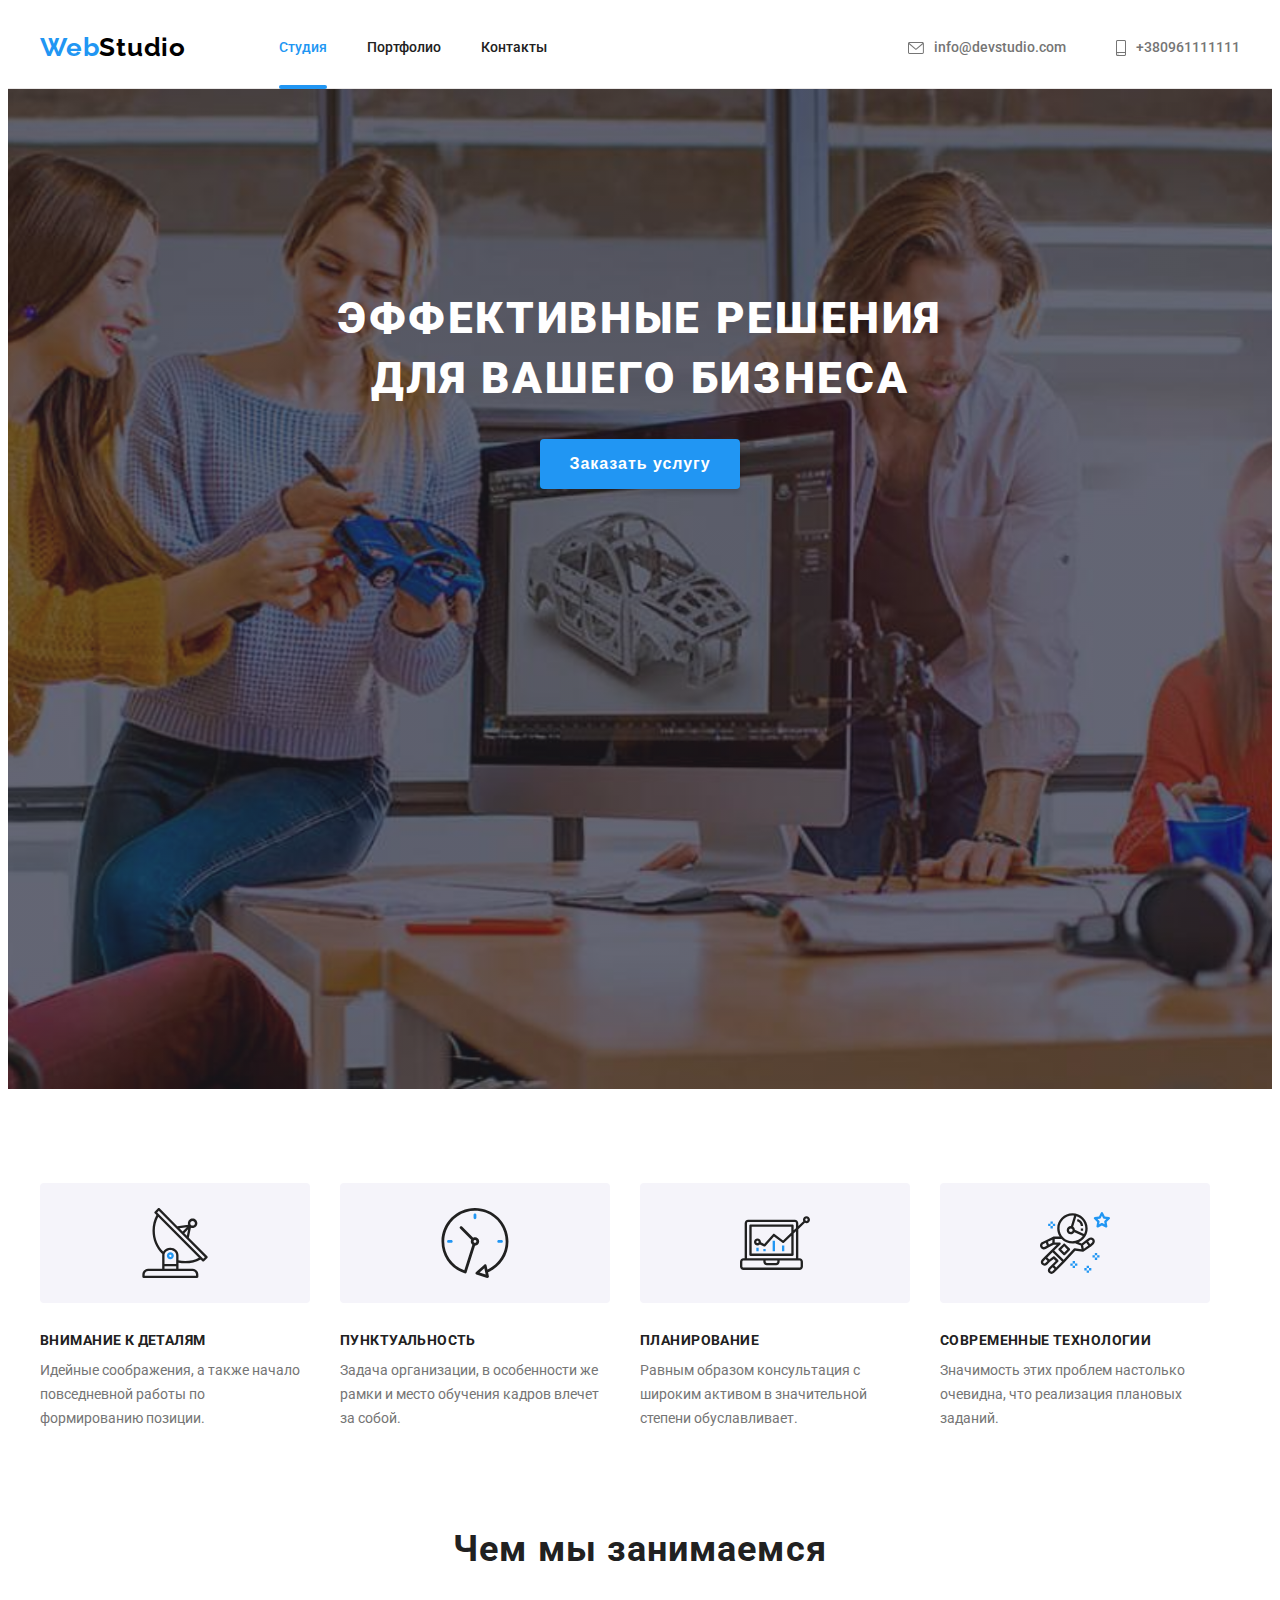
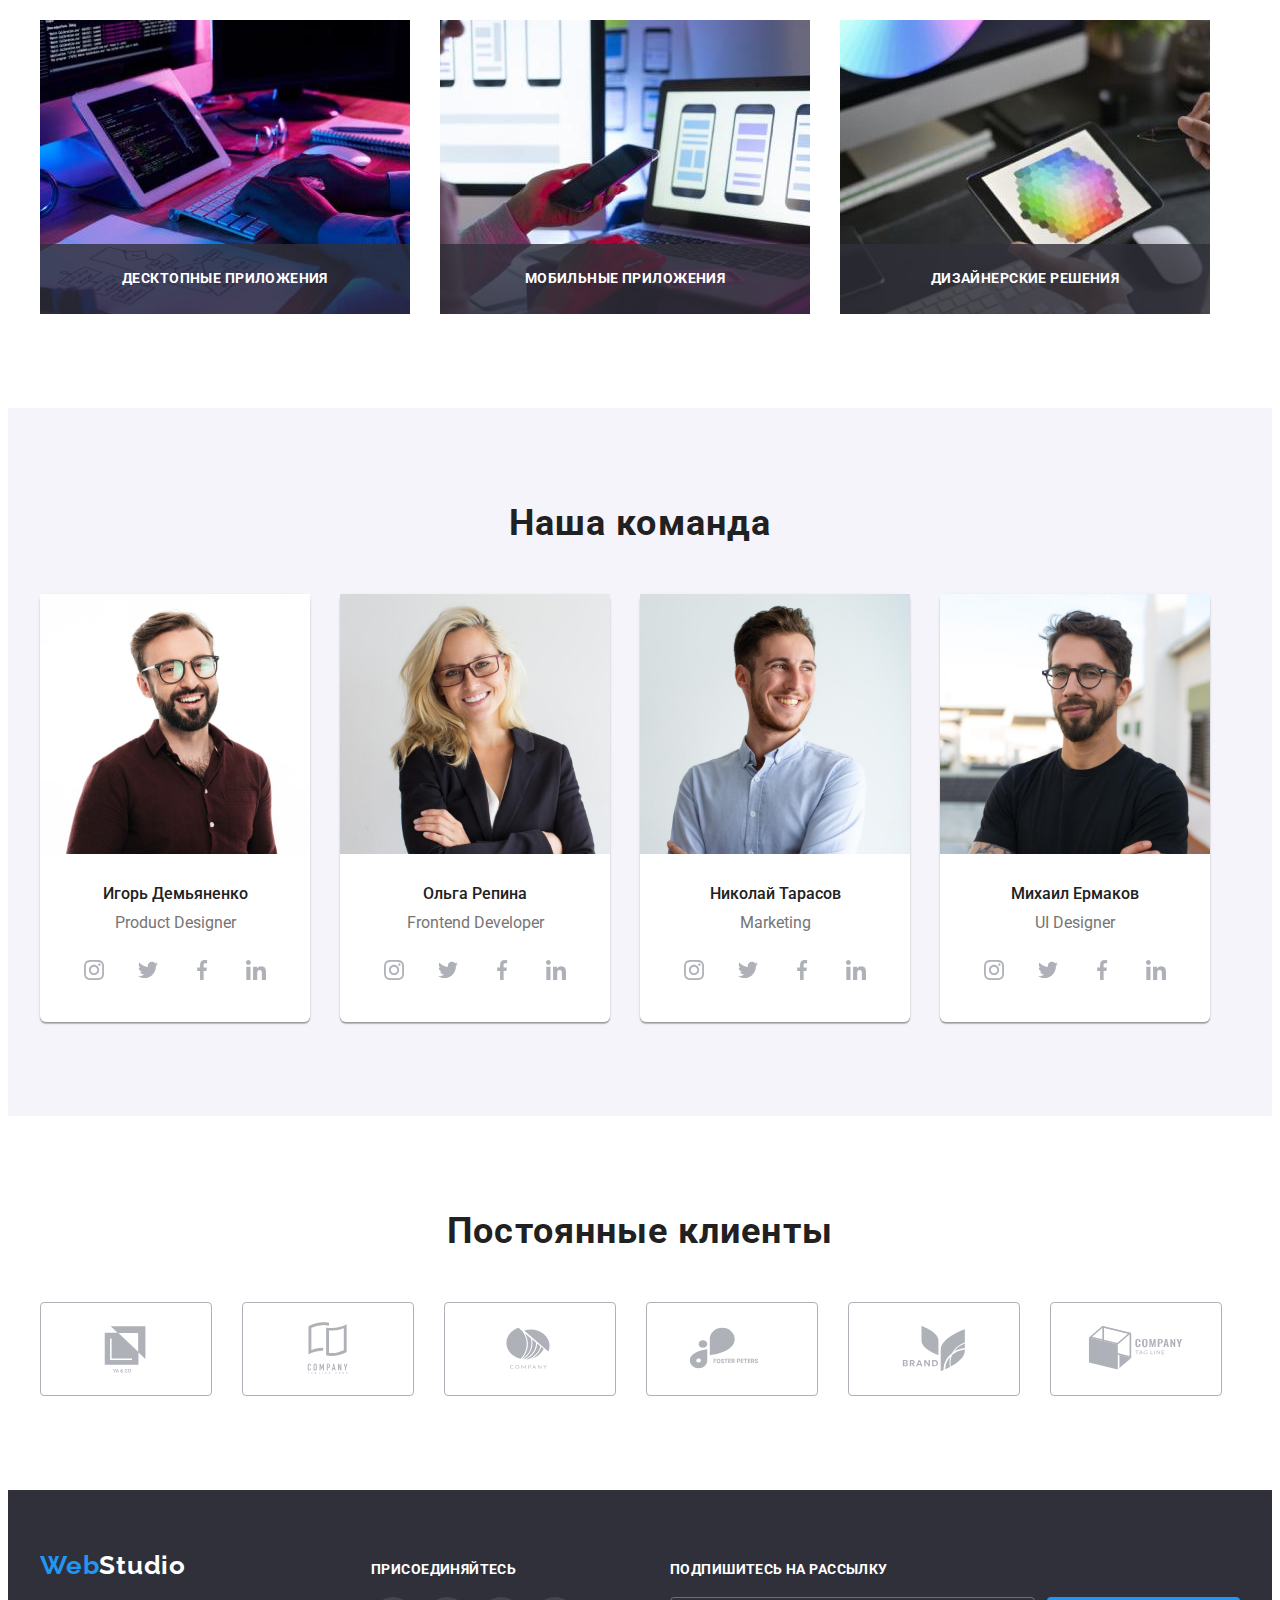
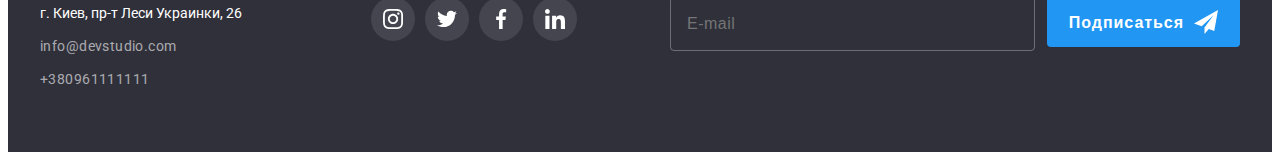
<file: index.html>
<!DOCTYPE html>
<html lang="ru">

<head>
    <meta charset="UTF-8">
    <meta http-equiv="X-UA-Compatible" content="IE=edge">
    <meta name="viewport" content="width=device-width, initial-scale=1.0">
    <title>Document</title>

    <link rel="stylesheet" href="https://cdnjs.cloudflare.com/ajax/libs/modern-normalize/1.1.0/modern-normalize.min.css"
    integrity="sha512-wpPYUAdjBVSE4KJnH1VR1HeZfpl1ub8YT/NKx4PuQ5NmX2tKuGu6U/JRp5y+Y8XG2tV+wKQpNHVUX03MfMFn9Q=="
    crossorigin="anonymous" referrerpolicy="no-referrer" />
    
    <link rel="preconnect" href="https://fonts.googleapis.com">
    <link rel="preconnect" href="https://fonts.gstatic.com" crossorigin>
    <link href="https://fonts.googleapis.com/css2?family=Raleway:wght@700&family=Roboto:wght@400;500;700;900&display=swap"
        rel="stylesheet">
    <link rel="stylesheet" href="./css/main.css">
    
</head>

<body>

    <!-- HEADER -->

    <header class="header">
        <div class="header__container">
                <nav class="navigation">
                    <a href="/" class="logo">Web<span class="logo__dark">Studio</span></a>

                    <ul class="site-nav">
                        <li class="site-nav__item"><a class="site-nav__link site-nav__link--current" href="./index.html">Студия</a></li>
                        <li class="site-nav__item"><a class="site-nav__link" href="./portfolio.html">Портфолио</a></li>
                        <li class="site-nav__item"><a class="site-nav__link" href="#contacts">Контакты</a></li>
                    </ul>
                </nav>
                <ul class="auth-nav">
                    <li class="auth-nav__item"><a class="auth-nav__link" href="mailto:info@devstudio.com">
                        <svg class="auth-nav__icon" width="16" height="12">
                            <use href="./images/icons.svg#icon-header-envelope"></use>
                        </svg>info@devstudio.com</a></li>
                    <li class="auth-nav__item"><a class="auth-nav__link" href="tel:+380961111111">
                        <svg class="auth-nav__icon" width="10" height="16">
                            <use href="./images/icons.svg#icon-header-smartphone"></use>
                        </svg>+380961111111</a></li>
                </ul>
            </div>
        </header>
        
        <!-- HERO SECTION -->

        <main>
            <section class="hero">
                <div class="container">
                    <h1 class="hero__title">Эффективные решения <br>для вашего бизнеса</h1>
                    <button class="hero__button" type="button" data-modal-open>Заказать услугу</button>
                </div>
            </section>

        <!-- REASONS SECTION -->   

            <section class="section">
                <div class="container">
                    <h2 class="visually-hidden">Наши достоинства</h2>
                    <ul class="reasons">
                        <li class="reasons__item">
                            <div class="reasons__box">
                            <svg class="reasons__icon">
                                <use href="./images/icons.svg#icon-reasons-antenna"></use>
                            </svg>
                            </div>
                            <h3 class="reasons__title">Внимание к деталям</h3>
                            <p class="reasons__text">Идейные соображения, а также начало повседневной работы по формированию позиции.</p>
                        </li>
                        <li class="reasons__item">
                            <div class="reasons__box">
                                <svg class="reasons__icon">
                                    <use href="./images/icons.svg#icon-reasons-clock"></use>
                                </svg>
                            </div>
                            <h3 class="reasons__title">Пунктуальность</h3>
                            <p class="reasons__text">Задача организации, в особенности же рамки и место обучения кадров влечет за собой.</p>
                        </li>
                        <li class="reasons__item">
                            <div class="reasons__box">
                                <svg class="reasons__icon">
                                    <use href="./images/icons.svg#icon-reasons-diagram"></use>
                                </svg>
                            </div>
                            <h3 class="reasons__title">Планирование</h3>
                            <p class="reasons__text">Равным образом консультация с широким активом в значительной степени обуславливает.</p>
                        </li>
                        <li class="reasons__item">
                            <div class="reasons__box">
                                <svg class="reasons__icon">
                                    <use href="./images/icons.svg#icon-reasons-astronaut"></use>
                                </svg>
                            </div>
                            <h3 class="reasons__title">Современные технологии</h3>
                            <p class="reasons__text">Значимость этих проблем настолько очевидна, что реализация плановых заданий.</p>
                        </li>
                    </ul>
                </div>
            </section>

            <!-- SPECIFIC SECTION -->

            <section class="section section--no-padding-top">
                <div class="container">
                    <h2 class="section__title">Чем мы занимаемся</h2>
                    <ul class="specific">
                        <li class="specific__item">
                            <div class="specific__thumb">
                                <img src="./images/box1.jpg" width="370" alt="человек печатает на клавиатуре">
                                <div class="specific__action">
                                    <h3 class="specific__action-title">Десктопные приложения</h3>
                                </div>
                            </div>
                        </li>
                        <li class="specific__item">
                            <div class="specific__thumb">
                                <img src="./images/box2.jpg" width="370" alt="смартфон в руках">
                                <div class="specific__action">
                                    <h3 class="specific__action-title">Мобильные приложения</h3>
                                </div>
                            </div>
                        </li>
                        <li class="specific__item">
                            <div class="specific__thumb">
                                <img src="./images/box3.jpg" width="370" alt="на планшете палитра">
                                <div class="specific__action">
                                    <h3 class="specific__action-title">Дизайнерские решения</h3>
                                </div>
                            </div>
                        </li>
                    </ul>
                </div>
            </section>
            
            <!-- COMAND SECTION -->

            <section class="section section--other-bacground">
                <div class="container">
                    <h2 class="section__title">Наша команда</h2>
                    <ul class="command">
                        <li class="command__item"><img src="./images/img.jpg" width="270" alt="Молодой человек">
                            <div class="command__box">
                                <h3 class="command__name">Игорь Демьяненко</h3>
                                <p class="command__text" lang="en">Product Designer</p>
                                <ul class="social-list">
                                    <li class="social-list__item">
                                        <a href="" class="social-list__link">
                                            <svg class="social-list__icon" width="20" height="20">
                                            <use href="./images/icons.svg#icon-social-instagram"></use>
                                            </svg>
                                        </a>
                                    </li>
                                    <li class="social-list__item">
                                        <a href="" class="social-list__link">
                                        <svg class="social-list__icon" width="20" height="20">
                                            <use href="./images/icons.svg#icon-social--twitter"></use>
                                        </svg>
                                        </a>
                                    </li>
                                    <li class="social-list__item">
                                        <a href="" class="social-list__link">
                                            <svg class="social-list__icon" width="20" height="20">
                                            <use href="./images/icons.svg#icon-social--facebook"></use>
                                            </svg>
                                        </a>
                                    </li>
                                    <li class="social-list__item">
                                        <a href="" class="social-list__link">
                                            <svg class="social-list__icon" width="20" height="20">
                                            <use href="./images/icons.svg#icon-social--linkedin"></use>
                                            </svg>
                                        </a>
                                    </li>
                                </ul>
                            </div>
                        </li>
                        <li class="command__item"><img src=" ./images/img-4.jpg" width="270" alt="Молодая девушка">
                            <div class="command__box">
                                <h3 class="command__name">Ольга Репина</h3>
                                <p class="command__text" lang="en">Frontend Developer</p>
                                <ul class="social-list">
                                    <li class="social-list__item">
                                        <a href="" class="social-list__link">
                                            <svg class="social-list__icon" width="20" height="20">
                                            <use href="./images/icons.svg#icon-social-instagram"></use>
                                            </svg>  
                                        </a>
                                    </li>
                                    <li class="social-list__item">
                                        <a href="" class="social-list__link">
                                            <svg class="social-list__icon" width="20" height="20">
                                            <use href="./images/icons.svg#icon-social--twitter"></use>
                                            </svg>
                                        </a>
                                    </li>
                                    <li class="social-list__item">
                                        <a href="" class="social-list__link">
                                            <svg class="social-list__icon" width="20" height="20">
                                            <use href="./images/icons.svg#icon-social--facebook"></use>
                                            </svg>
                                        </a>
                                    </li>
                                    <li class="social-list__item">
                                        <a href="" class="social-list__link">
                                            <svg class="social-list__icon" width="20" height="20">
                                            <use href="./images/icons.svg#icon-social--linkedin"></use>
                                            </svg>
                                        </a>
                                    </li>
                                </ul>
                            </div>
                        </li>
                        <li class="command__item"><img src="./images/img-2.jpg" width="270" alt="Молодой человек">
                            <div class="command__box">
                                <h3 class="command__name">Николай Тарасов</h3>
                                <p class="command__text" lang="en">Marketing</p>
                                 <ul class="social-list">
                                    <li class="social-list__item">
                                        <a href="" class="social-list__link">
                                        <svg class="social-list__icon" width="20" height="20">
                                        <use href="./images/icons.svg#icon-social-instagram"></use>
                                        </svg>
                                        </a>
                                    </li>
                                    <li class="social-list__item">
                                        <a href="" class="social-list__link">
                                            <svg class="social-list__icon" width="20" height="20">
                                            <use href="./images/icons.svg#icon-social--twitter"></use>
                                            </svg>
                                        </a>
                                    </li>
                                    <li class="social-list__item">
                                        <a href="" class="social-list__link">
                                            <svg class="social-list__icon" width="20" height="20">
                                            <use href="./images/icons.svg#icon-social--facebook"></use>
                                            </svg>
                                        </a>
                                    </li>
                                    <li class="social-list__item">
                                        <a href="" class="social-list__link">
                                            <svg class="social-list__icon" width="20" height="20">
                                            <use href="./images/icons.svg#icon-social--linkedin"></use>
                                            </svg>
                                        </a>
                                    </li>
                                </ul>
                            </div>
                        </li>
                        <li class="command__item"><img src="./images/img-3.jpg" width="270" alt="Молодой человек">
                            <div class="command__box">
                                <h3 class="command__name">Михаил Ермаков</h3>
                                <p class="command__text" lang="en">UI Designer</p>
                                 <ul class="social-list">
                                    <li class="social-list__item">
                                        <a href="" class="social-list__link">
                                            <svg class="social-list__icon" width="20" height="20">
                                            <use href="./images/icons.svg#icon-social-instagram"></use>
                                            </svg>
                                        </a>
                                    </li>
                                    <li class="social-list__item">
                                        <a href="" class="social-list__link">
                                            <svg class="social-list__icon" width="20" height="20">
                                            <use href="./images/icons.svg#icon-social--twitter"></use>
                                            </svg>
                                        </a>
                                    </li>
                                    <li class="social-list__item">
                                        <a href="" class="social-list__link">
                                            <svg class="social-list__icon" width="20" height="20">
                                            <use href="./images/icons.svg#icon-social--facebook"></use>
                                            </svg>
                                        </a></li>
                                    <li class="social-list__item">
                                        <a href="" class="social-list__link">
                                            <svg class="social-list__icon" width="20" height="20">
                                            <use href="./images/icons.svg#icon-social--linkedin"></use>
                                            </svg>
                                        </a>
                                    </li>
                                </ul>
                            </div>
                        </li>
                    </ul>
                </div>
            </section>

            <!-- CUSTOMER SECTION -->

            <section class="section">
                <div class="container">
                    <h2 class="section__title">Постоянные клиенты</h2>
                    <ul class="customer">
                        <li class="customer__item">
                            <a class="customer__link" href="#0" target="_blank" rel="noreferrer noopener">
                                <svg class="customer__icon">
                                    <use href="./images/icons.svg#icon-customer-1"></use>
                                </svg>
                            </a>
                        </li>
                        <li class="customer__item">
                            <a class="customer__link" href="#0" target="_blank" rel="noreferrer noopener">
                                <svg class="customer__icon">
                                    <use href="./images/icons.svg#icon-customer-2"></use>
                                </svg>
                            </a>
                        </li>
                        <li class="customer__item">
                            <a class="customer__link" href="#0" target="_blank" rel="noreferrer noopener">
                                <svg class="customer__icon">
                                    <use href="./images/icons.svg#icon-customer-3"></use>
                                </svg>
                            </a>
                        </li>
                        <li class="customer__item">
                            <a class="customer__link" href="#0" target="_blank" rel="noreferrer noopener">
                                <svg class="customer__icon">
                                    <use href="./images/icons.svg#icon-customer-4"></use>
                                </svg>
                            </a>
                        </li>
                        <li class="customer__item">
                            <a class="customer__link" href="#0" target="_blank" rel="noreferrer noopener">
                                <svg class="customer__icon">
                                    <use href="./images/icons.svg#icon-customer-5"></use>
                                </svg>
                            </a>
                        </li>
                        <li class="customer__item">
                            <a class="customer__link" href="#0" target="_blank" rel="noreferrer noopener">
                                <svg class="customer__icon">
                                    <use href="./images/icons.svg#icon-customer-6"></use>
                                </svg>
                            </a>
                        </li>
                    </ul>
                </div>
            </section>
        </main>

            <!-- FOOTER SECTION -->
        
        <footer id="contacts" class="footer">
            <div class="container">
            <div class="footer__box">
                    <a href="/" class="footer__logo link">Web<span class="footer__logo-light">Studio</span></a>
                <address class="address">
                    <ul>
                        <li class="address__item"><a class="address__link" href="https://goo.gl/maps/WA2h3F7Ne5NjgTWU8">г. Киев, пр-т Леси Украинки, 26</a></li>
                        <li class="address__item"><a class="address__contacts" href="mailto:info@devstudio.com">info@devstudio.com</a></li>
                        <li class="address__item"><a class="address__contacts" href="tel:+380961111111">+380961111111</a></li>
                    </ul>
                </address>
            </div>
            <div class="network">
                <h3 class="footer__title">присоединяйтесь</h3>
                <ul class="network__list">
                    <li class="network__item">
                        <a class="network__link" href="#0" target="_blank" rel="noreferrer nopener">
                            <svg class="network__icon" width="20" height="20">
                                <use href="./images/icons.svg#icon-social-instagram"></use>
                            </svg>
                        </a>
                    </li>
                    <li class="network__item">
                        <a class="network__link" href="#0" target="_blank" rel="noreferrer nopener">
                            <svg class="network__icon" width="20" height="20">
                                <use href="./images/icons.svg#icon-social--twitter"></use>
                            </svg>
                        </a>
                    </li>
                    <li class="network__item">
                        <a class="network__link" href="#0" target="_blank" rel="noreferrer nopener">
                            <svg class="network__icon" width="20" height="20">
                                <use href="./images/icons.svg#icon-social--facebook"></use>
                            </svg>
                        </a>
                    </li>
                    <li class="network__item">
                        <a class="network__link" href="#0" target="_blank" rel="noreferrer nopener">
                            <svg class="network__icon" width="20" height="20">
                                <use href="./images/icons.svg#icon-social--linkedin"></use>
                            </svg>
                        </a>
                    </li>
                </ul>
            </div>
                <div class="online">
                    <h3 class="footer__title">Подпишитесь на рассылку</h3>
                        <form action="#" class="online__form">
                            <input type="email"
                            class="online__input"
                            name="online-email"
                            placeholder="E-mail"
                            title="test@mail.ru"
                            >
                            <button type="button" class="online__button">Подписаться
                                <svg class="online__icon" width="24" height="24">
                                    <use href="./images/icons.svg#icon-send"></use>
                                </svg>
                            </button>
                        </form>
                </div>
            </div>
        </footer>

        <!-- MODAL WINDOW -->

        <div class="backdrop is-hidden" data-modal>
            <div class="modal">
                <button data-modal-close class="modal__close">
                    <svg class="modal__icon">
                        <use href="./images/icons.svg#icon-close-modal"></use>
                    </svg>
                </button>

                <p class="modal__title">Оставьте свои данные, мы вам перезвоним</p>
                <form action="#">
                    <div class="modal__field">
                        <label for="user-name" class="form__input-text">Имя</label>
                            <div class="input__wrap">
                                <input type="text"
                                name="user-name" 
                                id="user-name"
                                class="modal__form-input" 
                                placeholder="Станислав"
                                required
                                minlength="2"
                                title="Ваше имя"
                                >
                                <svg class="input__icon" width="18" height="18">
                                    <use href="./images/icons.svg#icon-person-black"></use>
                                </svg>
                            </div>
                    </div>
                    <div class="modal__field">
                        <label class="form__input-text" for="user-tel">Телефон</label>
                            <div class="input__wrap">
                                <input type="tel"
                                name="user-tel" 
                                id="user-tel"
                                class="modal__form-input" 
                                placeholder="+38 (099) 111-11-11"
                                title="+38 (099) 111-11-11"
                                required
                                pattern="[\+]\d{2}\s[\(]\d{3}[\)]\s\d{3}[\-]\d{2}[\-]\d{2}"
                                >
                                <svg class="input__icon" width="18" height="18">
                                    <use href="./images/icons.svg#icon-phone-black"></use>
                                </svg>
                            </div>
                    </div>
                    <div class="modal__field">
                        <label class="form__input-text" for="user-email">Почта</label>
                            <div class="input__wrap">
                                <input type="email" 
                                id="user-email"
                                name="user-email" 
                                class="modal__form-input"
                                placeholder="ххххххх@mail.ru"
                                title="test@mail.ru"
                                >
                                <svg class="input__icon" width="18" height="18">
                                    <use href="./images/icons.svg#icon-email-black"></use>
                                </svg>
                            </div>
                    </div>
                        <div class="modal__field">
                            <label class="form__input-text" for="user-text">Комментарий</label>
                            <textarea name="user-text" id="user-text" class="modal__form-text" cols="30" rows="10" 
                            placeholder="Введите текст"></textarea>
                        </div>
                        <div class="modal-check">
                            <input 
                            type="checkbox" 
                            name="policy" 
                            id="policy" 
                            class="modal__check visually-hidden">
                            <label for="policy" class="check__text">
                                <!-- <span class="check-item">
                                    <svg class="check-icon" width="11" height="8">
                                        <use href="./images/icons.svg#icon-vector"></use>
                                    </svg>
                                </span>-->
                                Соглашаюсь с рассылкой и принимаю <a class="modal__link" href="#"> Условия договора</a></label>
                        </div>
                    <button type="submit" class="modal__btn">Отправить</button>
                </form>
            </div>
        </div>
    <script src="./js/modal.js"></script>
</body>

</html>
</file>
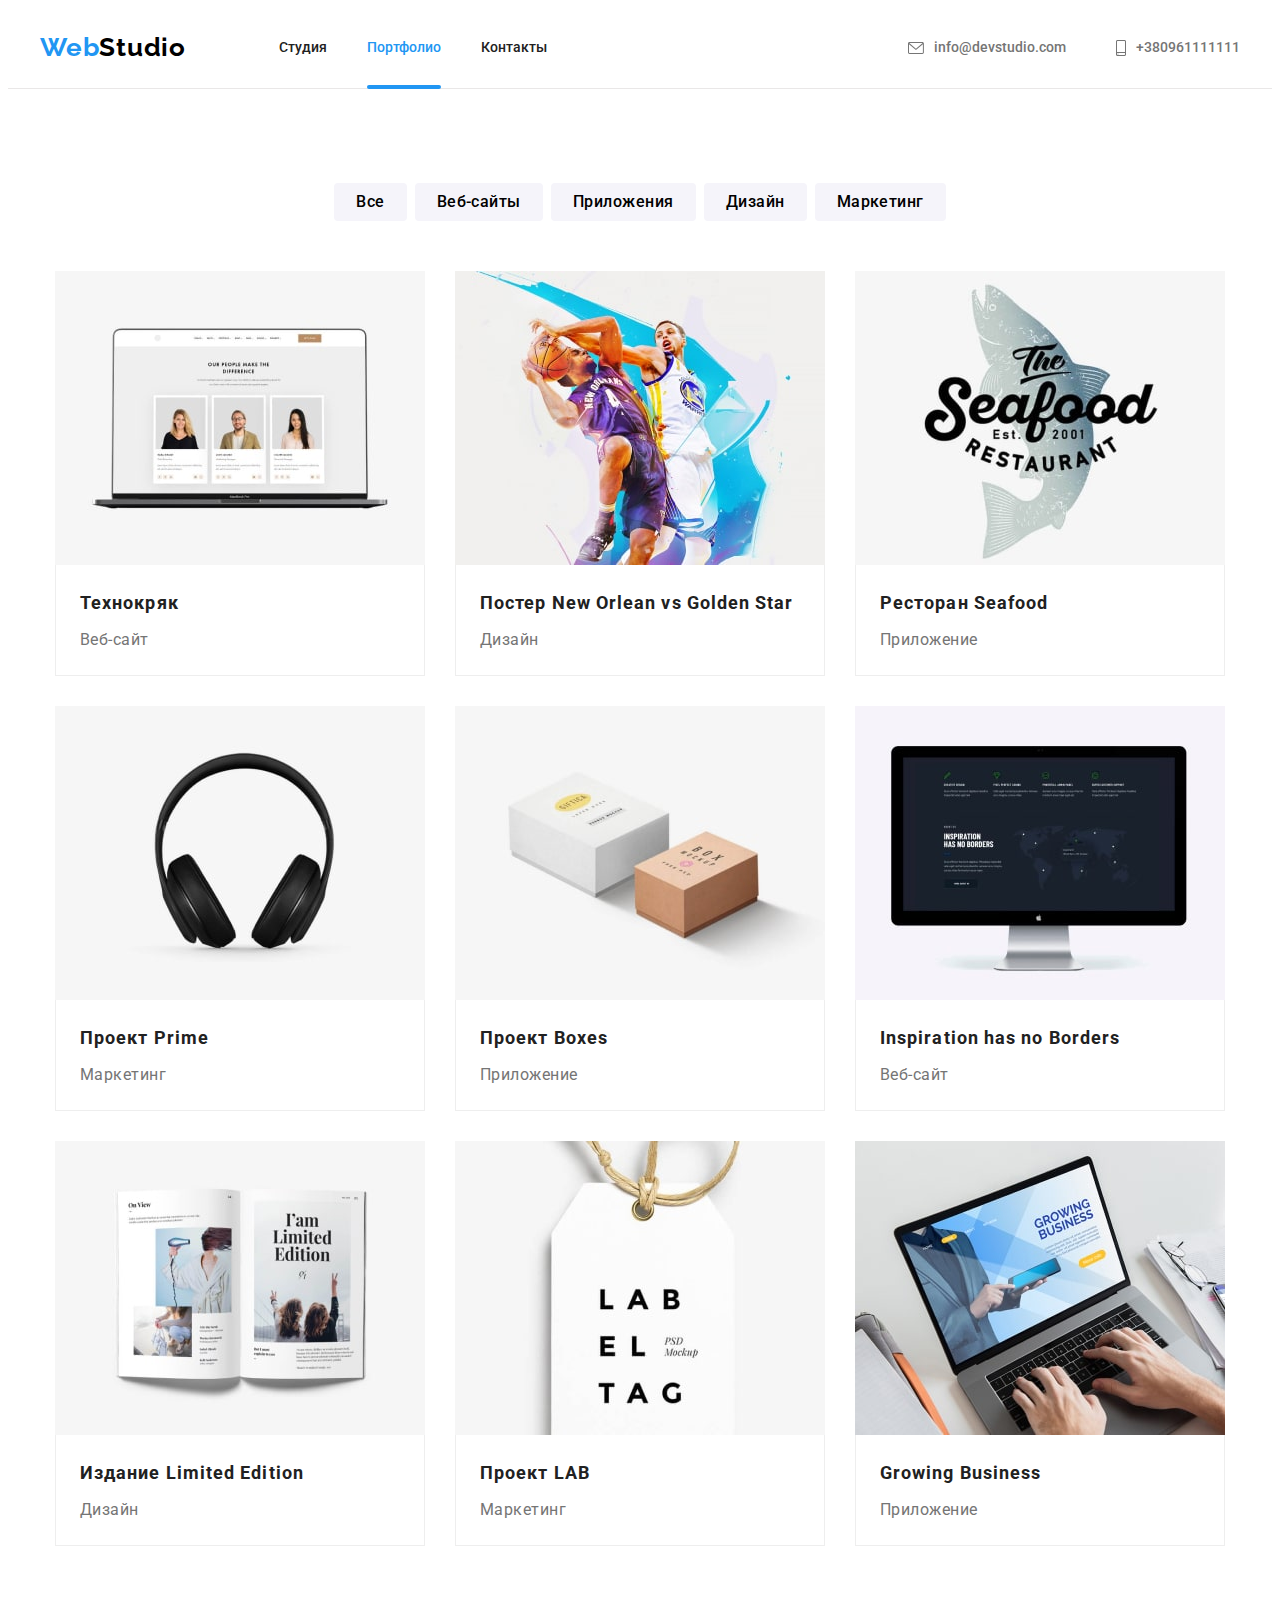
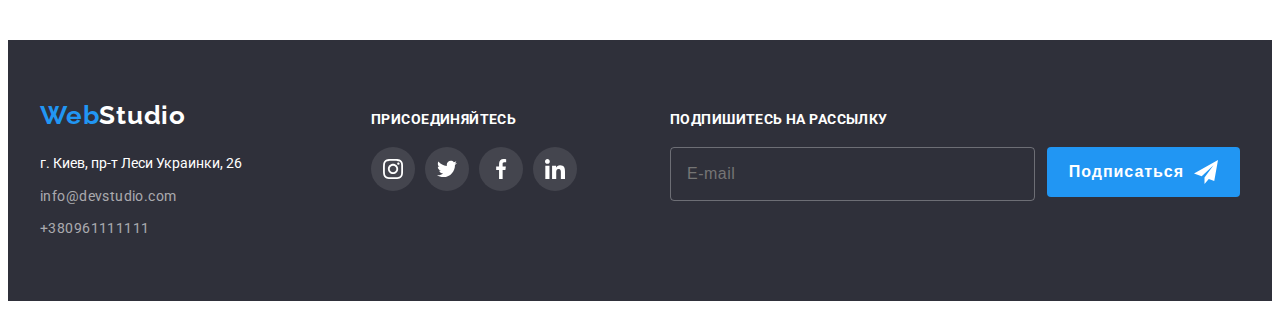
<file: portfolio.html>
<!DOCTYPE html>
<html lang="ru">

<head>
    <meta charset="UTF-8">
    <meta http-equiv="X-UA-Compatible" content="IE=edge">
    <meta name="viewport" content="width=device-width, initial-scale=1.0">
    <title>Document</title>
        <link rel="stylesheet" href="https://cdnjs.cloudflare.com/ajax/libs/modern-normalize/1.1.0/modern-normalize.min.css"
            integrity="sha512-wpPYUAdjBVSE4KJnH1VR1HeZfpl1ub8YT/NKx4PuQ5NmX2tKuGu6U/JRp5y+Y8XG2tV+wKQpNHVUX03MfMFn9Q=="
            crossorigin="anonymous" referrerpolicy="no-referrer" />

    <link rel="preconnect" href="https://fonts.googleapis.com">
    <link rel="preconnect" href="https://fonts.gstatic.com" crossorigin>
    <link href="https://fonts.googleapis.com/css2?family=Raleway:wght@700&family=Roboto:wght@400;500;700;900&display=swap"
        rel="stylesheet">
    <link rel="stylesheet" href="./css/main.css">
</head>

<body>

    <!-- HEADER SECTION -->

    <header class="header">
        <div class="header__container">
            <nav class="navigation">
                <a href="/" class="logo">Web<span class="logo__dark">Studio</span></a>
        
                <ul class="site-nav">
                    <li class="site-nav__item"><a class="site-nav__link" href="./index.html">Студия</a></li>
                    <li class="site-nav__item"><a class="site-nav__link site-nav__link--current" href="./portfolio.html">Портфолио</a></li>
                    <li class="site-nav__item"><a class="site-nav__link" href="#contacts">Контакты</a></li>
                </ul>
            </nav>
            <ul class="auth-nav">
                <li class="auth-nav__item"><a class="auth-nav__link" href="mailto:info@devstudio.com">
                    <svg class="auth-nav__icon" width="16" height="12">
                        <use href="./images/icons.svg#icon-header-envelope"></use>
                    </svg>info@devstudio.com</a>
                </li>
                <li class="auth-nav__item"><a class="auth-nav__link" href="tel:+380961111111">
                    <svg class="auth-nav__icon" width="10" height="16">
                        <use href="./images/icons.svg#icon-header-smartphone"></use>
                    </svg>+380961111111</a>
                </li>
            </ul>
        </div>
    </header>

    <main>

        <!-- WORKS SECTION -->

        <section class="section">
            <div class="container">
                <h1 class="visually-hidden">Наши работы</h1>
                <ul class="works">
                    <li class="works__item"><button class="works__button" type="button">Все</button></li>
                    <li class="works__item"><button class="works__button" type="button">Веб-сайты</button></li>
                    <li class="works__item"><button class="works__button" type="button">Приложения</button></li>
                    <li class="works__item"><button class="works__button" type="button">Дизайн</button></li>
                    <li class="works__item"><button class="works__button" type="button">Маркетинг</button></li>
                </ul>
                       
                <ul class="works-card container">
                    <li class="works-card__item">
                        <a class="works-card__link" href="">
                            <div class="works-card__box">
                                <img src="./images/portfolio1.jpg" alt="Открытый ноутбук с профилями" width="370">
                                <p class="works-card__text">Технокряк это современная площадка распространения коронавируса. Компании используют эту платформу для цифрового
                                    шпионажа и атак на защищённые сервера конкурентов.</p>
                            </div>
                            <div class="works-card__pre-box">
                                <h2 class="works-card__title">Технокряк</h2>
                                <p class="works-card__pre-text">Веб-сайт</p>
                            </div>
                        </a>
                    </li>
                    <li class="works-card__item">
                        <a class="works-card__link" href="">
                            <div class="works-card__box">
                                <img src="./images/portfolio2.jpg" alt="Баскетболисты на фоне кляксы" width="370">
                                <p class="works-card__text">Технокряк это современная площадка распространения коронавируса. Компании используют эту платформу для цифрового
                                    шпионажа и атак на защищённые сервера конкурентов.</p>
                            </div>
                            <div class="works-card__pre-box">
                                <h2 class="works-card__title">Постер New Orlean vs Golden Star</h2>
                                <p class="works-card__pre-text">Дизайн</p>
                            </div>
                        </a>
                    </li>
                    <li class="works-card__item">
                        <a class="works-card__link" href="">
                            <div class="works-card__box">
                                <img src="./images/portfolio3.jpg" alt="Логотип ресторана" width="370">
                                <p class="works-card__text">Технокряк это современная площадка распространения коронавируса. Компании используют эту платформу для цифрового
                                шпионажа и атак на защищённые сервера конкурентов.</p>
                            </div>
                            <div class="works-card__pre-box">
                                <h2 class="works-card__title">Ресторан Seafood</h2>
                                <p class="works-card__pre-text">Приложение</p>
                            </div>
                        </a>
                    </li>
                    <li class="works-card__item">
                        <a class="works-card__link" href="">
                            <div class="works-card__box">
                                <img src="./images/portfolio4.jpg" alt="Наушники" width="370">
                                <p class="works-card__text">Технокряк это современная площадка распространения коронавируса. Компании используют эту платформу для цифрового
                                шпионажа и атак на защищённые сервера конкурентов.</p>
                            </div>
                            <div class="works-card__pre-box">
                                <h2 class="works-card__title">Проект Prime</h3>
                                <p class="works-card__pre-text">Маркетинг</p>
                            </div>
                        </a>
                    </li>
                    <li class="works-card__item">
                        <a class="works-card__link" href="">
                            <div class="works-card__box">
                                <img src="./images/portfolio5.jpg" alt="2 коробки на столе" width="370">
                                <p class="works-card__text">Технокряк это современная площадка распространения коронавируса. Компании используют эту платформу для цифрового
                                шпионажа и атак на защищённые сервера конкурентов.</p>
                            </div>
                            <div class="works-card__pre-box">
                                <h2 class="works-card__title">Проект Boxes</h2>
                                <p class="works-card__pre-text">Приложение</p>
                            </div>
                        </a>
                    </li>
                    <li class="works-card__item">
                        <a class="works-card__link" href="">
                            <div class="works-card__box">
                                <img src="./images/portfolio6.jpg" alt="Сайт на рабочем чтоле компьютера" width="370">
                                <p class="works-card__text">Технокряк это современная площадка распространения коронавируса. Компании используют эту платформу для цифрового
                                шпионажа и атак на защищённые сервера конкурентов.</p>
                            </div>
                            <div class="works-card__pre-box">
                                <h2 class="works-card__title">Inspiration has no Borders</h3>
                                <p class="works-card__pre-text">Веб-сайт</p>
                            </div>
                        </a>
                    </li>
                    <li class="works-card__item">
                        <a class="works-card__link" href="">
                            <div class="works-card__box">
                                <img src="./images/portfolio7.jpg" alt="Открытая книга" width="370">
                                <p class="works-card__text">Технокряк это современная площадка распространения коронавируса. Компании используют эту платформу для цифрового
                                шпионажа и атак на защищённые сервера конкурентов.</p>
                            </div>
                            <div class="works-card__pre-box">
                                <h2 class="works-card__title">Издание Limited Edition</h2>
                                <p class="works-card__pre-text">Дизайн</p>
                            </div>
                        </a>
                    </li>
                    <li class="works-card__item">
                        <a class="works-card__link" href="">
                            <div class="works-card__box">
                                <img src="./images/portfolio8.jpg" alt="Рекламный брелок от ЛАБ" width="370">
                                <p class="works-card__text">Технокряк это современная площадка распространения коронавируса. Компании используют эту платформу для цифрового
                                шпионажа и атак на защищённые сервера конкурентов.</p>
                            </div>
                            <div class="works-card__pre-box">
                                <h2 class="works-card__title">Проект LAB</h2>
                                <p class="works-card__pre-text">Маркетинг</p>
                            </div>
                        </a>
                    </li>
                    <li class="works-card__item">
                        <a class="works-card__link" href="">
                            <div class="works-card__box">
                                <img src="./images/portfolio9.jpg" alt="Открытый ноутбук на столе" width="370">
                                <p class="works-card__text">Технокряк это современная площадка распространения коронавируса. Компании используют эту платформу для цифрового
                                шпионажа и атак на защищённые сервера конкурентов.</p>
                            </div>
                            <div class="works-card__pre-box">
                                <h2 class="works-card__title">Growing Business</h3>
                                <p class="works-card__pre-text">Приложение</p>
                            </div>
                        </a>
                    </li>
                    </ul>
                </div>
            </section>
         </main>
                                        
        <!-- FOOTER SECTION -->
        
        <footer id="contacts" class="footer">
            <div class="container">
                <div class="footer__box">
                    <a href="/" class="footer__logo link">Web<span class="footer__logo-light">Studio</span></a>
                    <address class="address">
                        <ul>
                            <li class="address__item"><a class="address__link" href="https://goo.gl/maps/WA2h3F7Ne5NjgTWU8">г.
                                    Киев, пр-т Леси Украинки, 26</a></li>
                            <li class="address__item"><a class="address__contacts"
                                    href="mailto:info@devstudio.com">info@devstudio.com</a></li>
                            <li class="address__item"><a class="address__contacts" href="tel:+380961111111">+380961111111</a>
                            </li>
                        </ul>
                    </address>
                </div>
                <div class="network">
                    <h3 class="footer__title">присоединяйтесь</h3>
                    <ul class="network__list">
                        <li class="network__item">
                            <a class="network__link" href="#0" target="_blank" rel="noreferrer nopener">
                                <svg class="network__icon" width="20" height="20">
                                    <use href="./images/icons.svg#icon-social-instagram"></use>
                                </svg>
                            </a>
                        </li>
                        <li class="network__item">
                            <a class="network__link" href="#0" target="_blank" rel="noreferrer nopener">
                                <svg class="network__icon" width="20" height="20">
                                    <use href="./images/icons.svg#icon-social--twitter"></use>
                                </svg>
                            </a>
                        </li>
                        <li class="network__item">
                            <a class="network__link" href="#0" target="_blank" rel="noreferrer nopener">
                                <svg class="network__icon" width="20" height="20">
                                    <use href="./images/icons.svg#icon-social--facebook"></use>
                                </svg>
                            </a>
                        </li>
                        <li class="network__item">
                            <a class="network__link" href="#0" target="_blank" rel="noreferrer nopener">
                                <svg class="network__icon" width="20" height="20">
                                    <use href="./images/icons.svg#icon-social--linkedin"></use>
                                </svg>
                            </a>
                        </li>
                    </ul>
                </div>
                <div class="online">
                    <h3 class="footer__title">Подпишитесь на рассылку</h3>
                    <form action="#" class="online__form">
                        <input type="email" class="online__input" name="online-email" placeholder="E-mail" title="test@mail.ru">
                        <button type="button" class="online__button">Подписаться
                            <svg class="online__icon" width="24" height="24">
                                <use href="./images/icons.svg#icon-send"></use>
                            </svg>
                        </button>
                    </form>
                </div>
            </div>
        </footer>
    </body>
</html>
</file>
<file: css/main.css>
:root {
  --main-background-color: #2f303a;
  --main-title-color: #ffffff;
  --second-title-color: #212121;
  --main-text-color: #757575;
  --accent-color: #2196f3;
  --main-section-color: #f5f4fa;
  --main-border-color: #eeeeee;
}

button {
  border: 0;
  cursor: pointer;
}

ul {
  list-style: none;
  padding: 0;
}

h1,
h2,
h3,
h4,
h5,
h6,
p,
ul {
  margin: 0;
}

img {
  display: block;
  max-width: 100%;
  height: auto;
}

a {
  text-decoration: none;
}

.container {
  width: 1200px;
  margin-left: auto;
  margin-right: auto;
  padding-left: 15px;
  padding-right: 15px;
}

.section {
  padding-top: 94px;
  padding-bottom: 94px;
}

.backdrop {
  position: fixed;
  top: 0;
  left: 0;
  width: 100%;
  height: 100%;
  background-color: rgba(0, 0, 0, 0.2);
  opacity: 1;
  transition: opacity 250ms cubic-bezier(0.4, 0, 0.2, 1);
}

.backdrop.is-hidden .modal {
  transform: translate(-50%, -50%) scale(0.9);
}

.backdrop.is-hidden {
  opacity: 0;
  pointer-events: none;
}

.modal {
  position: absolute;
  top: 50%;
  left: 50%;
  padding: 40px;
  width: 521px;
  height: 581px;
  background-color: #fff;
  transform: translate(-50%, -50%) scale(1);
  transition: transform 250ms cubic-bezier(0.4, 0, 0.2, 1);
}

.modal__close {
  width: 30px;
  height: 30px;
  border-radius: 50%;
  border: 1px solid rgba(0, 0, 0, 0.1);
  position: absolute;
  right: 8px;
  top: 8px;
  display: flex;
  justify-content: center;
  align-items: center;
  padding: 0;
}

.modal__icon {
  width: 18px;
  height: 18px;
}

.modal__icon:focus, .modal__icon:hover {
  fill: var(--accent-color);
}

.modal__title {
  font-weight: 700;
  font-size: 20px;
  line-height: 1.15;
  text-align: center;
  letter-spacing: 0.03em;
  color: var(--second-title-color);
  margin-bottom: 12px;
  width: 448px;
  height: 23px;
}

.modal__field {
  margin-bottom: 10px;
}

.modal-check {
  margin-top: 20px;
  margin-bottom: 30px;
}

.input__wrap {
  position: relative;
}

.input__icon {
  position: absolute;
  left: 12px;
  top: 50%;
  transform: translateY(-50%);
}

.modal__form-text {
  width: 100%;
  height: 120px;
  border: 1px solid rgba(33, 33, 33, 0.2);
  border-radius: 4px;
  resize: none;
  padding: 12px 16px;
  outline: none;
  display: block;
  transition-property: border-color;
  transition-duration: 250ms;
  transition-timing-function: cubic-bezier(0.4, 0, 0.2, 1);
}

.form__input-text {
  font-weight: 400;
  font-size: 12px;
  line-height: 1.17;
  letter-spacing: 0.01em;
  color: var(--main-text-color);
  margin-bottom: 4px;
  display: block;
}

.modal__form-input {
  width: 100%;
  height: 40px;
  border: 1px solid rgba(33, 33, 33, 0.2);
  border-radius: 4px;
  padding-left: 42px;
  padding-right: 12px;
  outline: none;
  transition-property: border-color;
  transition-duration: 250ms;
  transition-timing-function: cubic-bezier(0.4, 0, 0.2, 1);
}

.modal__form-input:focus + .input__icon {
  fill: var(--accent-color);
}

.modal__form-input:focus,
.modal__form-text:focus {
  border-color: var(--accent-color);
}

.modal__form-input::placeholder,
.modal__form-text::placeholder {
  color: var(--main-text-color);
  opacity: 0.5;
}

.modal__btn {
  width: 200px;
  height: 50px;
  background-color: var(--accent-color);
  color: var(--main-title-color);
  font-weight: bold;
  font-size: 16px;
  line-height: 1.87;
  align-items: center;
  text-align: center;
  letter-spacing: 0.06em;
  border-radius: 4px;
  display: block;
  margin: 0 auto;
  box-shadow: 0px 4px 4px rgba(0, 0, 0, 0.25);
}

.modal__btn:hover, .modal__btn:focus {
  color: #ffffff;
  background-color: #188ce8;
}

.check__text {
  font-weight: 400;
  font-size: 14px;
  line-height: 1.71;
  letter-spacing: 0.03em;
  color: var(--main-text-color);
  display: flex;
  align-items: center;
  justify-content: center;
}

.check__text::before {
  content: '';
  width: 16px;
  height: 15px;
  border: 2px solid #000000;
  border-radius: 2px;
  margin-right: 5px;
}

.modal__check:checked + .check__text::before {
  background-image: url(../images/icon-check.svg);
  background-repeat: no-repeat;
  background-position: center;
  background-size: cover;
  border: none;
}

/* .check-item {
  width: 16px;
  height: 15px;
  border: 2px solid #000000;
  border-radius: 2px;
  margin-right: 5px;
  display: flex;
  align-items: center;
  justify-content: center;
  position: relative;
}

.check-icon {
  position: absolute;
  fill: #ffffff;
}

.modal-check:checked + .check-text + .check-item {
  background-color: var(--accent-color);
  border: none;
} */
.modal__link {
  font-weight: 400;
  font-size: 14px;
  line-height: 1.71;
  letter-spacing: 0.03em;
  text-decoration-line: underline;
  color: var(--accent-color);
  margin-left: 5px;
}

html {
  scroll-behavior: smooth;
}

body {
  font-family: "Roboto", sans-serif;
  background-color: #ffffff;
  color: #757575;
  font-size: 14px;
  line-height: 1.71;
}

.visually-hidden {
  position: absolute;
  white-space: nowrap;
  width: 1px;
  height: 1px;
  overflow: hidden;
  border: 0;
  padding: 0;
  clip: rect(0 0 0 0);
  clip-path: inset(50%);
  margin: -1px;
}

.header {
  border-bottom-width: 1px;
  border-bottom-style: solid;
  color: #e9e7e7;
  border-bottom-width: 1px;
  border-bottom-style: solid;
  color: #e9e7e7;
}

.header__container {
  width: 1200px;
  margin-left: auto;
  margin-right: auto;
  padding-left: 15px;
  padding-right: 15px;
  display: flex;
}

.navigation {
  display: flex;
}

.site-nav {
  display: flex;
  margin-left: 93px;
}

.site-nav__item:not(:last-child) {
  margin-right: 40px;
}

.logo {
  font-family: "Raleway", sans-serif;
  font-weight: 700;
  font-size: 26px;
  line-height: 1.19;
  color: var(--accent-color);
  letter-spacing: 0.03em;
  padding-top: 24px;
  padding-bottom: 25px;
}

.logo__dark {
  color: #000000;
}

.site-nav__link {
  font-weight: 500;
  font-size: 14px;
  line-height: 1.14;
  color: var(--second-title-color);
  padding-top: 32px;
  padding-bottom: 32px;
  display: block;
  position: relative;
  transition-property: color;
  transition-duration: 250ms;
  transition-timing-function: cubic-bezier(0.4, 0, 0.2, 1);
}

.site-nav__link:hover, .site-nav__link:focus {
  color: var(--accent-color);
}

.site-nav__link--current {
  color: var(--accent-color);
  opacity: 1;
}

.site-nav__link.site-nav__link--current::after {
  content: "";
  display: block;
  width: 100%;
  height: 4px;
  position: absolute;
  left: 0;
  bottom: -1px;
  opacity: 1;
  background-color: var(--accent-color);
  border-radius: 5px;
  transition: opacity 250ms cubic-bezier(0.4, 0, 0.2, 1);
}

.auth-nav {
  display: flex;
  margin-left: auto;
}

.auth-nav__item {
  padding: 32px 0;
}

.auth-nav__item:not(:first-child) {
  margin-left: 50px;
}

.auth-nav__icon {
  margin-right: 10px;
  fill: currentColor;
}

.auth-nav__link {
  display: flex;
  font-weight: 500;
  font-size: 14px;
  line-height: 1.14;
  color: var(--main-text-color);
  align-items: center;
  transition-property: color;
  transition-duration: 250ms;
  transition-timing-function: cubic-bezier(0.4, 0, 0.2, 1);
}

.auth-nav__link:hover, .auth-nav__link:focus {
  color: var(--accent-color);
}

.hero {
  background-color: var(--main-background-color);
  text-align: center;
  padding: 200px 0;
  margin-left: auto;
  margin-right: auto;
  background-image: linear-gradient(to right, rgba(47, 48, 58, 0.4), rgba(47, 48, 58, 0.4)), url(../images/hero_background.jpg);
  max-width: 1600px;
  height: 600px;
  margin-left: auto;
  margin-right: auto;
  background-repeat: no-repeat;
  background-position: center;
  background-size: cover;
}

.hero__title {
  text-transform: uppercase;
  color: var(--main-title-color);
  font-weight: 900;
  font-size: 44px;
  line-height: 1.36;
  text-align: center;
  margin-bottom: 30px;
  letter-spacing: 0.06em;
}

.hero__button {
  color: #ffffff;
  cursor: pointer;
  font-weight: 700;
  font-size: 16px;
  line-height: 1.87;
  width: 200px;
  height: 50px;
  letter-spacing: 0.06em;
  background: #2196f3;
  box-shadow: 0px 4px 4px rgba(0, 0, 0, 0.15);
  border-radius: 4px;
}

.hero__button:hover, .hero__button:focus {
  color: #ffffff;
  background-color: #188ce8;
}

.reasons {
  display: flex;
}

.reasons__item {
  width: 270px;
  height: 251px;
}

.reasons__item:not(:last-child) {
  margin-right: 30px;
}

.reasons__box {
  display: flex;
  align-items: center;
  justify-content: center;
  background-color: #f5f4fa;
  border-radius: 4px;
  margin-bottom: 30px;
  width: 270px;
  height: 120px;
}

.reasons__icon {
  width: 70px;
  height: 70px;
}

.reasons__title {
  color: var(--second-title-color);
  font-family: Roboto;
  font-weight: 700;
  font-size: 14px;
  line-height: 1.14;
  letter-spacing: 0.03em;
  text-transform: uppercase;
  margin-bottom: 10px;
}

.reasons__text {
  color: var(--main-text-color);
  font-size: 14px;
  line-height: 1.71;
}

.section--no-padding-top {
  padding-top: 0px;
}

.specific {
  display: flex;
}

.specific__item:not(:last-child) {
  margin-right: 30px;
}

.section__title {
  color: var(--second-title-color);
  font-weight: 700;
  font-size: 36px;
  line-height: 1.16;
  text-align: center;
  margin-bottom: 50px;
}

.specific__thumb {
  position: relative;
}

.specific__action {
  position: absolute;
  background-color: rgba(47, 48, 58, 0.8);
  height: 70px;
  width: 100%;
  display: flex;
  align-items: center;
  justify-content: center;
  bottom: 0;
}

.specific__action-title {
  color: var(--main-title-color);
  font-weight: 700;
  font-size: 14px;
  line-height: 1.14;
  letter-spacing: 0.03em;
  text-transform: uppercase;
}

.section--other-bacground {
  background-color: var(--main-section-color);
}

.section__title {
  margin-bottom: 50px;
  color: var(--second-title-color);
  font-weight: 700;
  font-size: 36px;
  line-height: 1.16;
  text-align: center;
}

.command {
  display: flex;
}

.command__item {
  background-color: #ffffff;
  box-shadow: 0px 1px 3px rgba(0, 0, 0, 0.12), 0px 1px 1px rgba(0, 0, 0, 0.14), 0px 2px 1px rgba(0, 0, 0, 0.2);
  border-radius: 6px;
}

.command__item:not(:last-child) {
  margin-right: 30px;
}

.command__box {
  padding-top: 30px;
  padding-bottom: 30px;
  text-align: center;
}

.command__name {
  color: var(--second-title-color);
  font-weight: 500;
  font-size: 16px;
  line-height: 1.19;
  margin-bottom: 10px;
}

.command__text {
  font-size: 16px;
  line-height: 19px;
  margin-bottom: 16px;
}

.social-list {
  display: flex;
  justify-content: center;
}

.social-list__item {
  width: 44px;
  height: 44px;
}

.social-list__item + .social-list__item {
  margin-left: 10px;
}

.social-list__link {
  width: 100%;
  height: 100%;
  background-color: transparent;
  border-radius: 50%;
  display: flex;
  align-items: center;
  justify-content: center;
  color: #afb1b8;
  transition-property: background-color, color;
  transition-duration: 250ms;
  transition-timing-function: cubic-bezier(0.4, 0, 0.2, 1);
}

.social-list__link:hover, .social-list__link:focus {
  background-color: var(--accent-color);
  color: var(--main-title-color);
}

.social-list__icon {
  fill: currentColor;
}

.section__title {
  color: var(--second-title-color);
  font-weight: 700;
  font-size: 36px;
  line-height: 1.17;
  text-align: center;
  letter-spacing: 0.03em;
  margin-bottom: 50px;
}

.customer {
  display: flex;
}

.customer__item {
  text-align: center;
}

.customer__item:not(:last-child) {
  margin-right: 30px;
}

.customer__link {
  display: flex;
  align-items: center;
  justify-content: center;
  width: 170px;
  height: 92px;
  border-radius: 4px;
  border: 1px solid #afb1b8;
  color: #afb1b8;
  transition-property: color;
  transition-duration: 250ms;
  transition-timing-function: cubic-bezier(0.4, 0, 0.2, 1);
}

.customer__link:focus, .customer__link:hover {
  color: var(--accent-color);
  border-color: var(--accent-color);
}

.customer__icon {
  fill: currentColor;
  width: 106px;
  height: 60px;
}

.footer {
  background-color: var(--main-background-color);
  display: flex;
  padding: 60px 0;
}

.footer > .container {
  display: flex;
  align-items: baseline;
}

.footer__box {
  flex-grow: 1;
}

.footer__logo {
  font-family: 'Raleway', sans-serif;
  font-weight: 700;
  font-size: 26px;
  line-height: 1.19;
  color: var(--accent-color);
  letter-spacing: 0.03em;
}

.address__link {
  color: var(--main-title-color);
  font-style: normal;
  font-weight: normal;
  font-size: 14px;
  line-height: 1.71;
  transition-property: color;
  transition-duration: 250ms;
  transition-timing-function: cubic-bezier(0.4, 0, 0.2, 1);
}

.address__link:hover, .address__link:focus {
  color: var(--accent-color);
}

.address__contacts {
  font-style: normal;
  font-weight: normal;
  font-size: 14px;
  line-height: 1.71;
  letter-spacing: 0.03em;
  color: rgba(255, 255, 255, 0.6);
  transition-property: color;
  transition-duration: 250ms;
  transition-timing-function: cubic-bezier(0.4, 0, 0.2, 1);
}

.address__contacts:hover, .address__contacts:focus {
  color: var(--accent-color);
}

.footer__logo-light {
  color: #ffffff;
}

.address {
  margin-top: 20px;
}

.address__item:not(:last-child) {
  margin-bottom: 9px;
}

.network {
  margin-left: 70px;
}

.network__list {
  display: flex;
}

.network__item {
  width: 44px;
  height: 44px;
  background-color: #ffffff 10%;
}

.network__item + .network__item {
  margin-left: 10px;
}

.network__link {
  width: 100%;
  height: 100%;
  background-color: rgba(255, 255, 255, 0.1);
  border-radius: 50%;
  display: flex;
  align-items: center;
  justify-content: center;
  transition-property: background-color;
  transition-duration: 250ms;
  transition-timing-function: cubic-bezier(0.4, 0, 0.2, 1);
}

.network__link:hover, .network__link:focus {
  background-color: var(--accent-color);
}

.network__icon {
  fill: #ffffff;
}

.online {
  width: 570px;
  height: 86px;
  margin-left: 93px;
}

.online__form {
  display: flex;
}

.footer__title {
  font-weight: 700;
  font-size: 14px;
  line-height: 1.15;
  letter-spacing: 0.03em;
  text-transform: uppercase;
  color: var(--main-title-color);
  margin-bottom: 20px;
}

.online__input {
  margin-right: 12px;
  width: 358px;
  height: 50px;
  padding-left: 16px;
  font-weight: 400;
  font-size: 16px;
  line-height: 1.25;
  align-items: center;
  letter-spacing: 0.03em;
  color: rgba(255, 255, 255, 0.6);
  background-color: rgba(255, 255, 255, 0);
  border: 1px solid rgba(255, 255, 255, 0.3);
  border-radius: 4px;
  outline: none;
  transition-property: border-color;
  transition-duration: 250ms;
  transition-timing-function: cubic-bezier(0.4, 0, 0.2, 1);
}

.online__input:focus, .online__input:hover {
  border-color: var(--accent-color);
}

.online__button {
  width: 200px;
  height: 50px;
  font-weight: 700;
  font-size: 16px;
  line-height: 1.87;
  align-items: center;
  display: flex;
  justify-content: center;
  letter-spacing: 0.06em;
  background-color: var(--accent-color);
  color: var(--main-title-color);
  border-radius: 4px;
}

.online__button:hover, .online__button:focus {
  color: #ffffff;
  background-color: #188ce8;
}

.online__icon {
  margin-left: 10px;
}

.works {
  display: flex;
  margin-bottom: 50px;
  justify-content: center;
}

.works__item:not(:last-child) {
  margin-right: 8px;
}

.works__button {
  cursor: pointer;
  font-family: Roboto;
  font-weight: 500;
  font-size: 16px;
  line-height: 1.62;
  letter-spacing: 0.03em;
  background: #f5f4fa;
  border-radius: 4px;
  padding: 6px 22px;
  transition-property: background-color, box-shadow, color;
  transition-duration: 250ms;
  transition-timing-function: cubic-bezier(0.4, 0, 0.2, 1);
}

.works__button:focus, .works__button:hover {
  color: #ffffff;
  background-color: var(--accent-color);
  box-shadow: 0px 4px 4px rgba(0, 0, 0, 0.25);
}

.works-card {
  display: flex;
  flex-wrap: wrap;
}

.works-card__box {
  position: relative;
  overflow: hidden;
}

.works-card__item {
  width: 370px;
  margin-right: 30px;
  margin-bottom: 30px;
}

.works-card__item:nth-child(3n) {
  margin-right: 0;
}

.works-card__item:nth-last-child(-n + 3) {
  margin-bottom: 0;
}

.works-card__link {
  display: block;
}

.works-card__link:hover, .works-card__link:focus {
  box-shadow: 0px 4px 4px rgba(0, 0, 0, 0.25);
}

.works-card__link:hover .works-card__text {
  transform: translateY(0);
}

.works-card__link:focus .works-card__text {
  transform: translateY(0);
}

.works-card__text {
  color: var(--main-title-color);
  background-color: rgba(33, 150, 243, 0.9);
  font-weight: 400;
  font-size: 18px;
  line-height: 1.56;
  letter-spacing: 0.03em;
  padding: 63px 24px;
  position: absolute;
  bottom: 0;
  left: 0;
  transform: translateY(101%);
  transition: transform 250ms cubic-bezier(0.4, 0, 0.2, 1);
}

.works-card__pre-box {
  border-style: solid;
  border-width: 1px;
  border-top: none;
  color: var(--main-border-color);
  padding: 20px 24px;
}

.works-card__title {
  color: var(--second-title-color);
  font-weight: 700;
  font-size: 18px;
  line-height: 2;
  letter-spacing: 0.06em;
  margin-bottom: 4px;
}

.works-card__pre-text {
  color: var(--main-text-color);
  font-size: 16px;
  line-height: 1.87;
  letter-spacing: 0.03em;
}
/*# sourceMappingURL=main.css.map */
</file>
